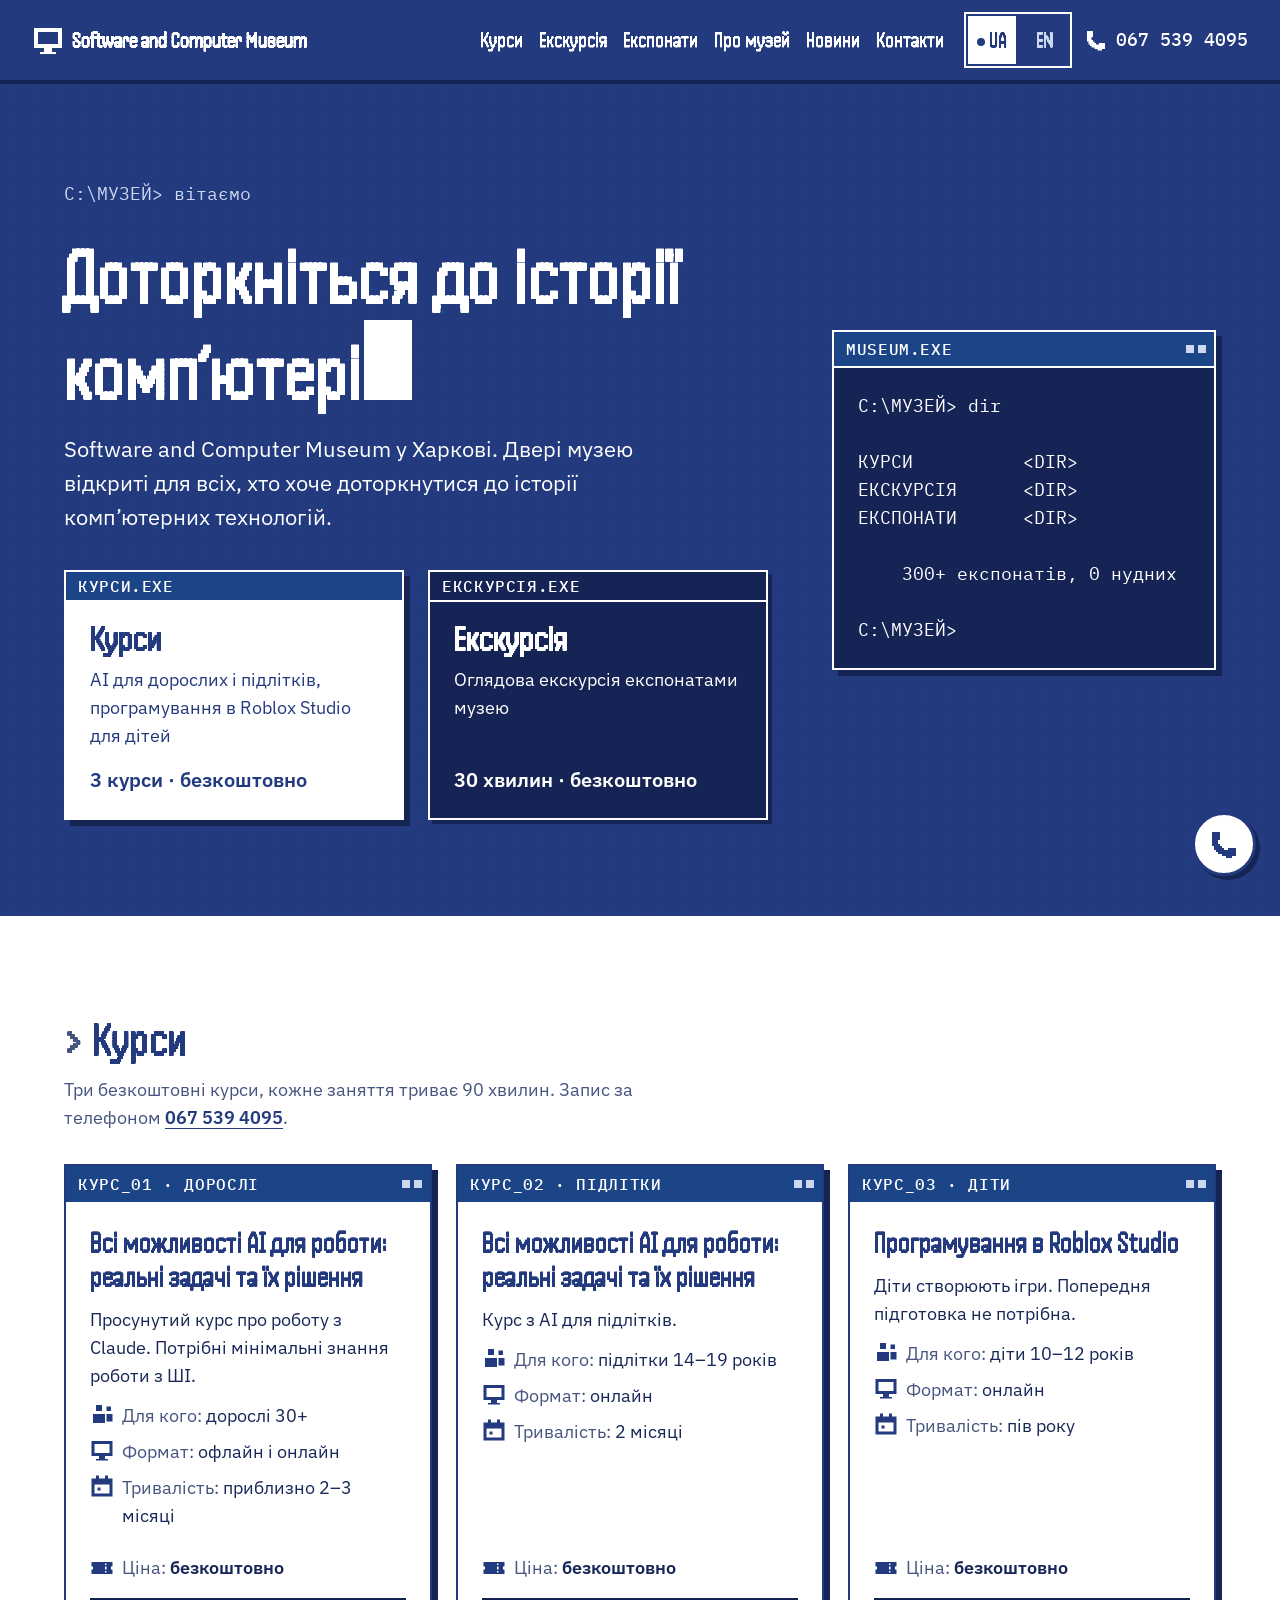
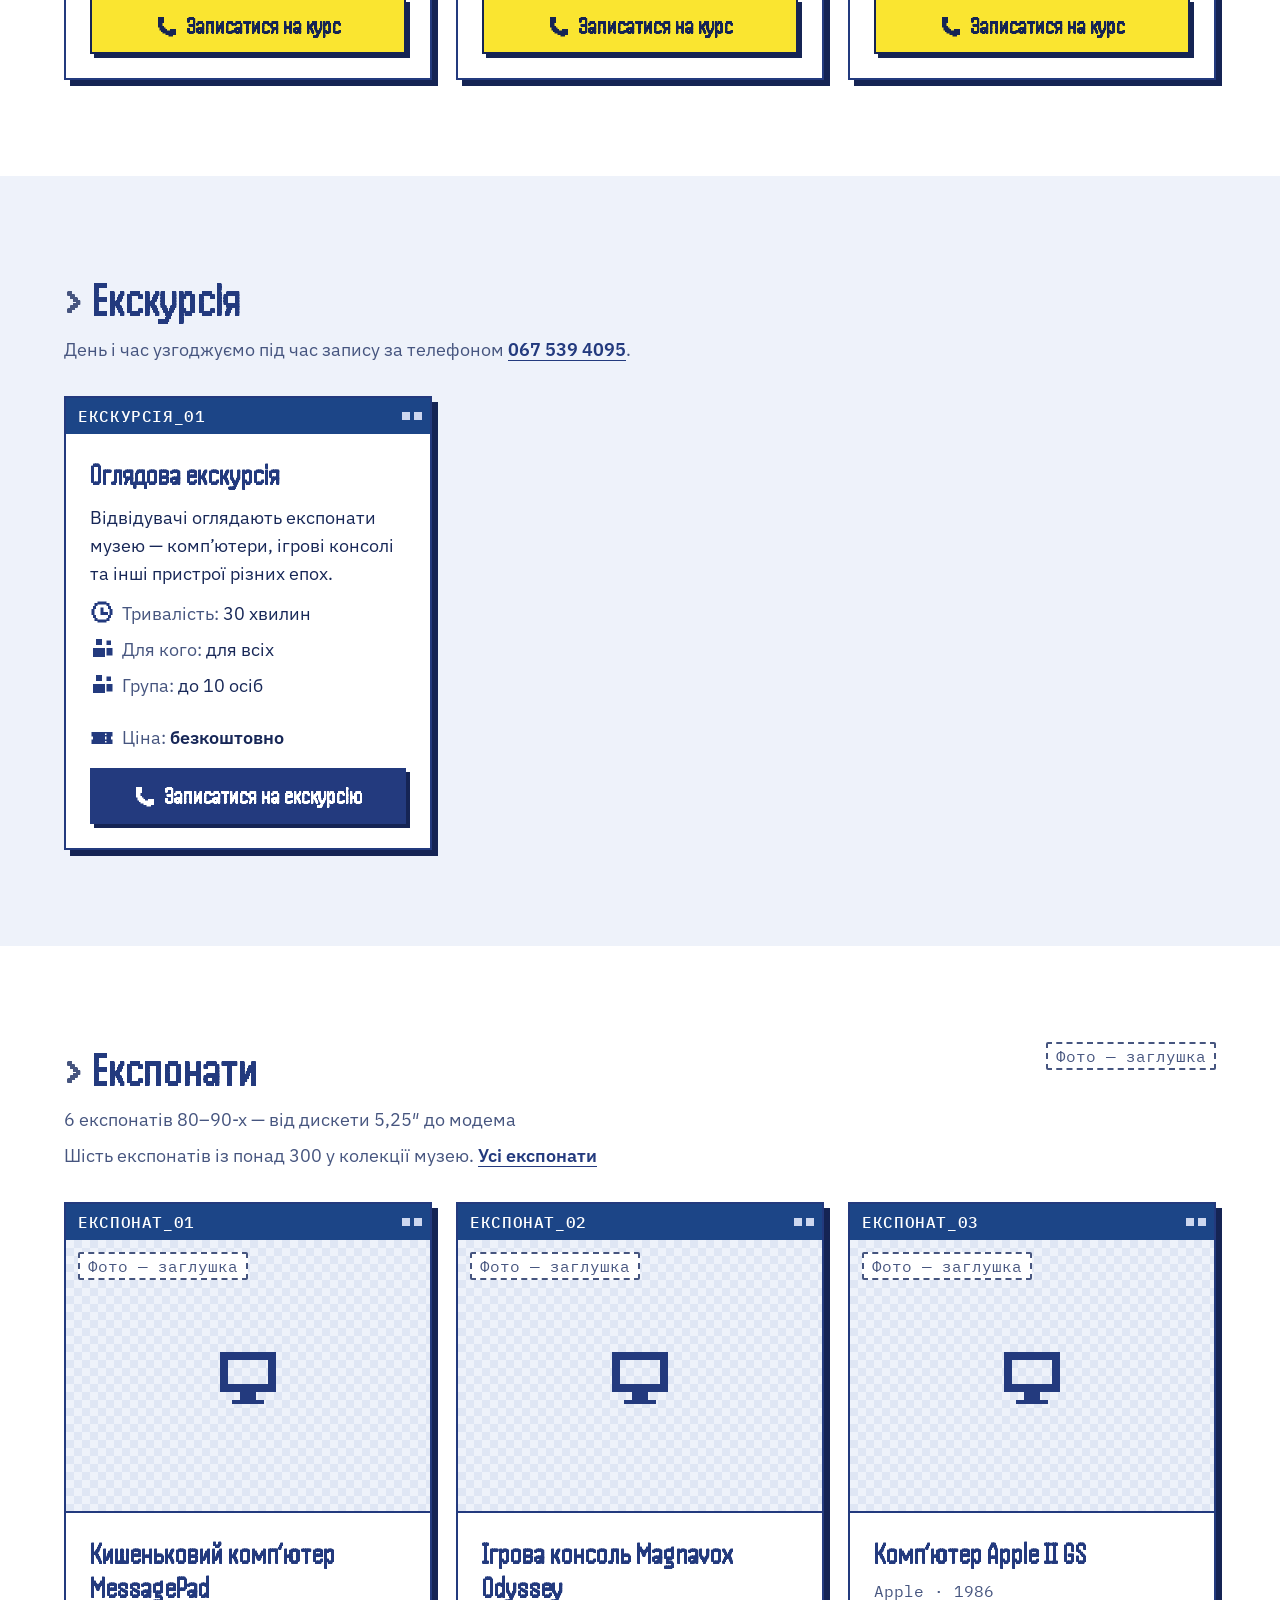
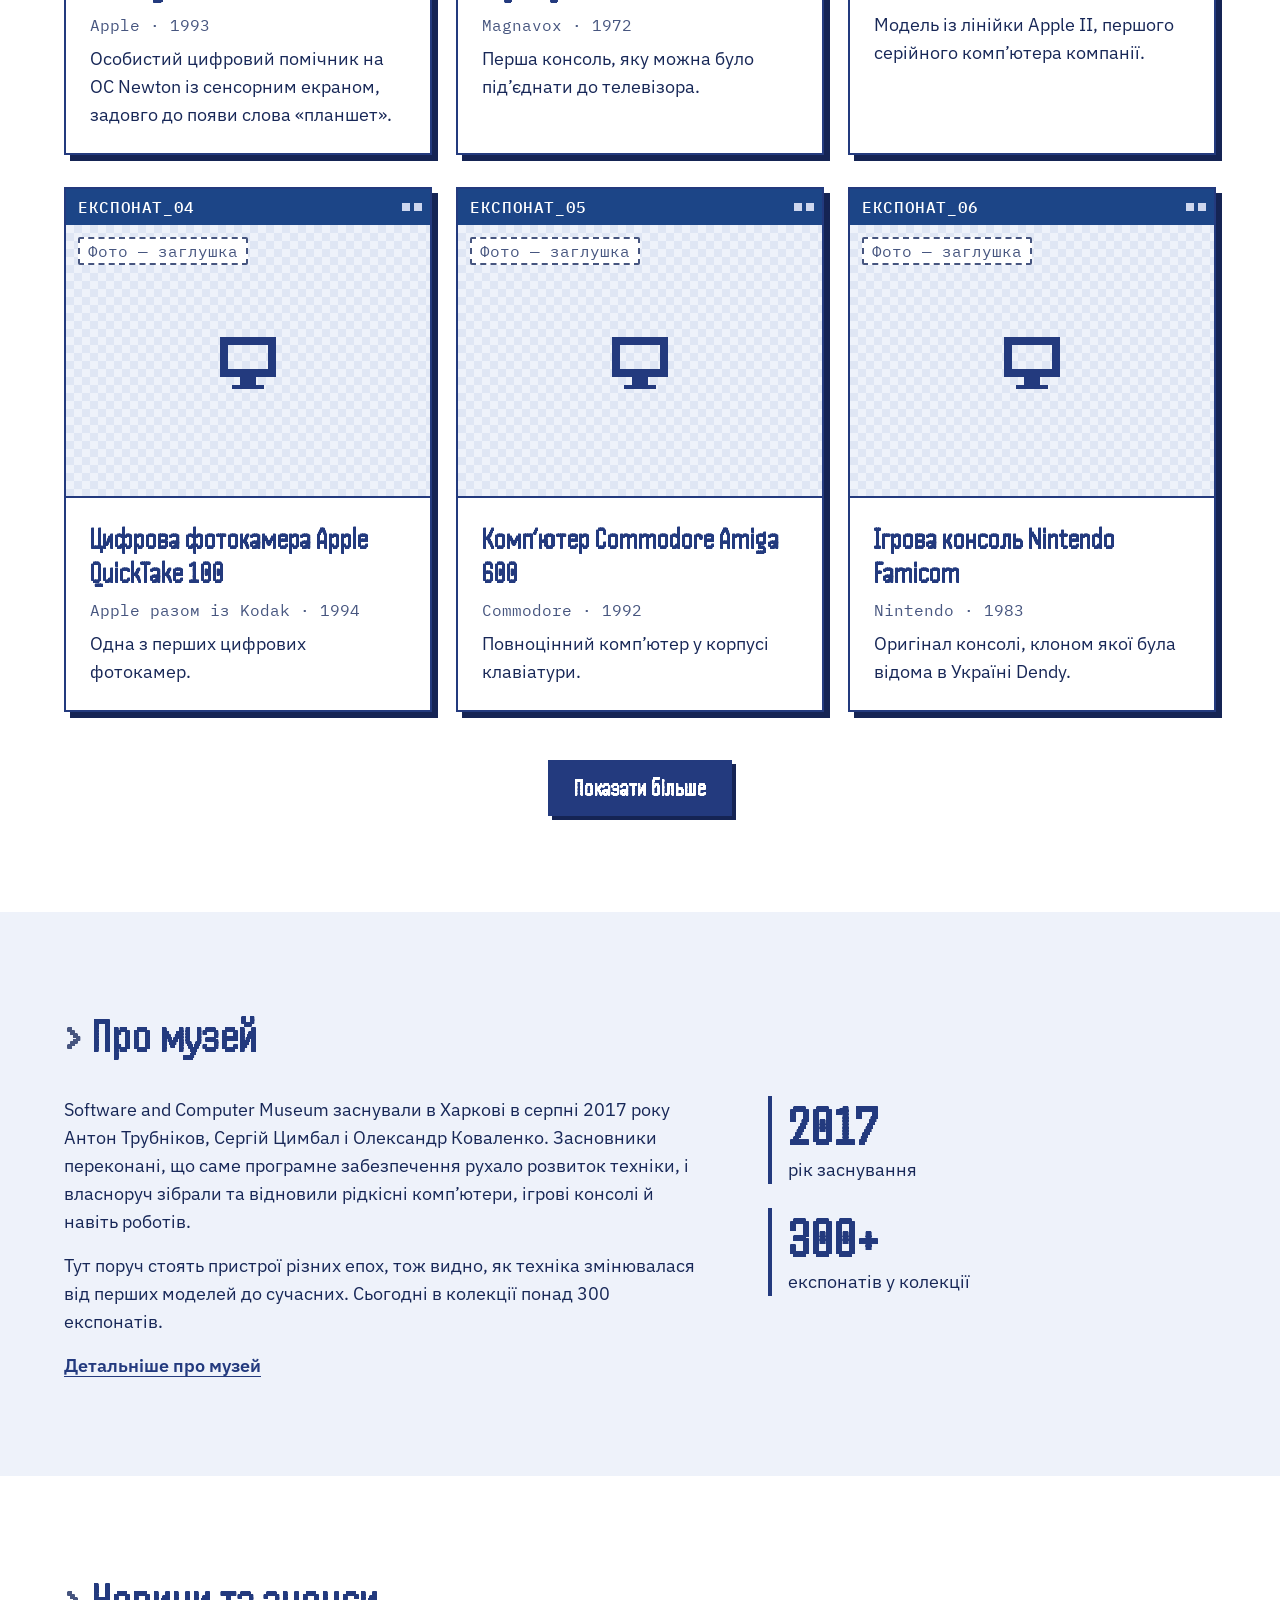
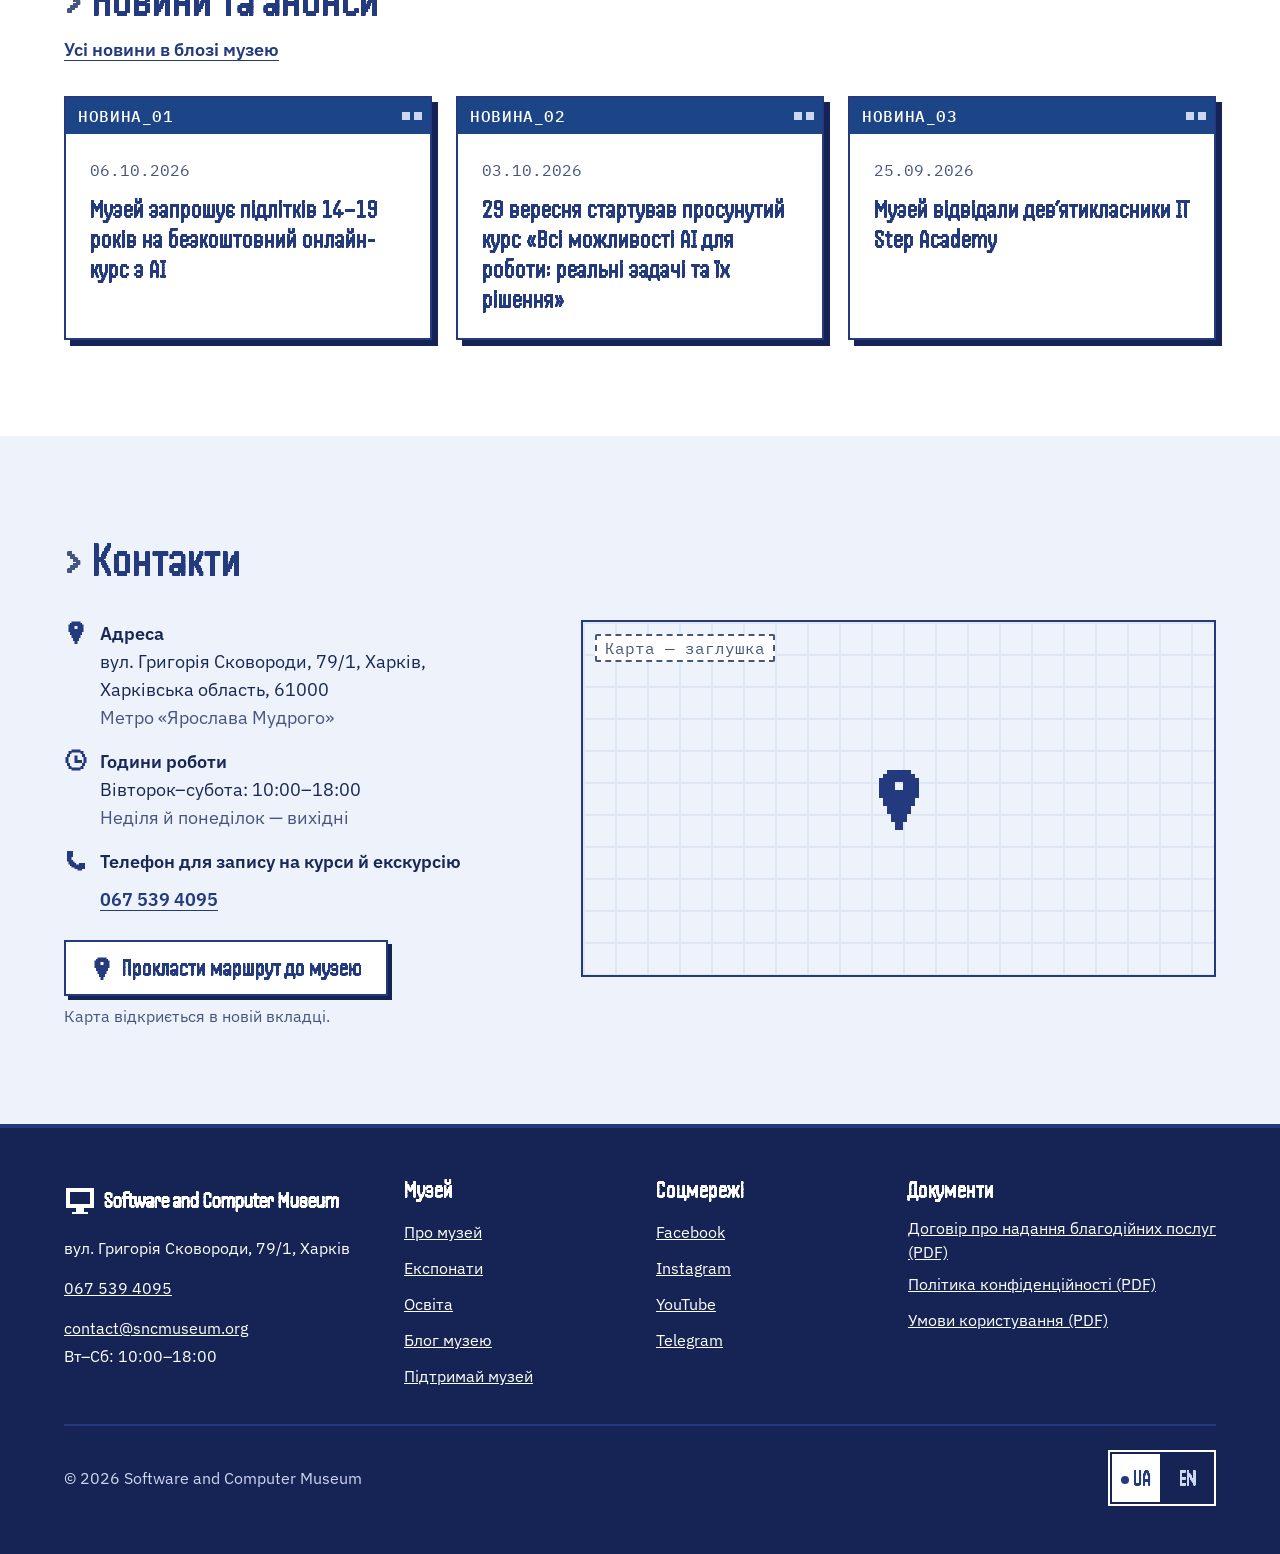
<file: index.html>
<!doctype html>
<html lang="uk">
<head>
  <meta charset="utf-8">
  <meta name="viewport" content="width=device-width, initial-scale=1">
  <title>Software and Computer Museum — курси, екскурсія, експонати</title>
  <meta name="description" content="Software and Computer Museum у Харкові: безкоштовні курси, оглядова екскурсія та експонати з історії комп’ютерів. Запис за телефоном 067 539 4095.">
  <link rel="preconnect" href="https://fonts.googleapis.com">
  <link rel="preconnect" href="https://fonts.gstatic.com" crossorigin>
  <link rel="stylesheet" href="https://fonts.googleapis.com/css2?family=IBM+Plex+Mono:wght@400;500&amp;family=IBM+Plex+Sans:wght@400;600&amp;family=Handjet:wght@400..700&amp;display=swap">
  <link rel="stylesheet" href="css/tokens.css">
  <link rel="stylesheet" href="css/components.css">
  <link rel="stylesheet" href="css/style.css">
  <script src="js/main.js" defer></script>
</head>
<body>
<!-- Піксельні іконки 16×16 з дизайн-системи; на сторінці: <svg class="mus-ico"><use href="#i-…"/></svg> -->
<svg xmlns="http://www.w3.org/2000/svg" width="0" height="0" style="position: absolute" aria-hidden="true" focusable="false">
  <symbol id="i-monitor" viewBox="0 0 16 16"><path fill="currentColor" d="M1 2h14v10H1zM3 4v6h10V4zM6 12h4v2H6zM4 14h8v1H4z"/></symbol>
  <symbol id="i-clock" viewBox="0 0 16 16"><path fill="currentColor" d="M5 1h6v1h2v2h1v2h1v4h-1v2h-1v2h-2v1H5v-1H3v-2H2v-2H1V6h1V4h1V2h2zM5 3v1H4v2H3v4h1v2h1v1h6v-1h1v-2h1V6h-1V4h-1V3zM7 5h2v3h3v2H7z"/></symbol>
  <symbol id="i-people" viewBox="0 0 16 16"><path fill="currentColor" d="M4 2h4v4H4zM2 8h8v6H2zM11 3h3v3h-3zM11 8h4v5h-4z"/></symbol>
  <symbol id="i-ticket" viewBox="0 0 16 16"><path fill="currentColor" d="M1 4h14v3h-1v2h1v3H1V9h1V7H1zM10 5v1h1V5zM10 7v2h1V7zM10 10v1h1v-1z"/></symbol>
  <symbol id="i-calendar" viewBox="0 0 16 16"><path fill="currentColor" d="M1 3h14v12H1zM3 7v6h10V7zM4 1h2v3H4zM10 1h2v3h-2zM5 9h2v2H5z"/></symbol>
  <symbol id="i-floppy" viewBox="0 0 16 16"><path fill="currentColor" d="M1 1h11v1h1v1h1v1h1v11H1zM4 2v4h7V2zM3 9v5h10V9zM8 3h2v2H8z"/></symbol>
  <symbol id="i-menu" viewBox="0 0 16 16"><path fill="currentColor" d="M2 3h12v2H2zM2 7h12v2H2zM2 11h12v2H2z"/></symbol>
  <symbol id="i-pin" viewBox="0 0 16 16"><path fill="currentColor" d="M5 1h6v1h1v1h1v5h-1v2h-1v2h-1v2H9v2H7v-2H6v-2H5v-2H4V8H3V3h1V2h1zM7 4v2h2V4z"/></symbol>
  <symbol id="i-phone" viewBox="0 0 16 16"><path fill="currentColor" d="M2 2h4v4H5v2h1v1h1v1h1v1h2v-1h4v4h-2v1H9v-1H7v-1H5v-1H4v-1H3v-2H2z"/></symbol>
</svg>

<div class="scm" id="top">
<a class="mus-skip" href="#main">Перейти до основного вмісту</a>

<!-- ============ 1. Шапка ============ -->
<header class="scm-header scm-on-brand">
  <div class="scm-header__inner">
    <a class="scm-logo" href="#top" aria-label="Software and Computer Museum — на початок сторінки">
      <svg class="mus-ico mus-ico--lg" aria-hidden="true"><use href="#i-monitor"/></svg>
      <span>Software and Computer Museum</span>
    </a>
    <nav class="scm-nav" aria-label="Розділи сторінки">
      <a href="#courses">Курси</a>
      <a href="#tours">Екскурсія</a>
      <a href="#exhibits">Експонати</a>
      <a href="#about">Про музей</a>
      <a href="#news">Новини</a>
      <a href="#contacts">Контакти</a>
    </nav>
    <div class="scm-lang" role="group" aria-label="Мова сайту">
      <button type="button" data-lang="ua" aria-pressed="true" aria-label="UA — українська мова">UA</button>
      <button type="button" data-lang="en" aria-pressed="false" aria-label="EN — English" lang="en">EN</button>
    </div>
    <a class="mus-header-phone" href="tel:+380675394095" aria-label="Зателефонувати: 067 539 4095">
      <svg class="mus-ico" aria-hidden="true"><use href="#i-phone"/></svg>
      <span>067 539 4095</span>
    </a>
    <button type="button" class="scm-btn scm-btn--inverse scm-menu-btn" aria-expanded="false" aria-controls="mobile-nav">
      <svg class="mus-ico" aria-hidden="true"><use href="#i-menu"/></svg>
      <span>Меню</span>
    </button>
  </div>
  <nav class="mus-mobile-nav" id="mobile-nav" aria-label="Меню" hidden>
    <a href="#courses">Курси</a>
    <a href="#tours">Екскурсія</a>
    <a href="#exhibits">Експонати</a>
    <a href="#about">Про музей</a>
    <a href="#news">Новини</a>
    <a href="#contacts">Контакти</a>
    <a href="tel:+380675394095">Зателефонувати: 067 539 4095</a>
  </nav>
</header>

<main id="main" tabindex="-1">
<div class="mus-lang-note" id="lang-note" role="status" lang="en" hidden>The English version of this page is being prepared. For now, all content is in Ukrainian. Questions: call <a href="tel:+380675394095">+380 67 539 4095</a>.</div>

<!-- ============ 2. Перший екран ============ -->
<section class="scm-hero scm-on-brand" aria-labelledby="hero-title">
  <div class="mus-hero-grid">
    <div class="scm-hero__inner">
      <p class="scm-prompt" aria-hidden="true">C:\МУЗЕЙ&gt; вітаємо</p>
      <!-- Ефект друку: повний текст для читачів екрана, видимий рядок друкує js/main.js (без руху при prefers-reduced-motion) -->
      <h1 class="scm-hero__title" id="hero-title">
        <span class="mus-sr">Доторкніться до історії комп’ютерів</span>
        <span class="mus-type" aria-hidden="true"><span class="mus-type__ghost">Доторкніться до історії комп’ютерів</span><span class="mus-type__live" data-text="Доторкніться до історії комп’ютерів">Доторкніться до історії комп’ютерів</span></span>
      </h1>
      <p class="scm-hero__lead">Software and Computer Museum у Харкові. Двері музею відкриті для всіх, хто хоче доторкнутися до історії комп’ютерних технологій.</p>
      <div class="mus-entry-grid">
        <a class="mus-entry mus-entry--main mus-lift" href="#courses">
          <span class="mus-entry__bar" aria-hidden="true">КУРСИ.EXE</span>
          <span class="mus-entry__body">
            <span class="mus-entry__title">Курси</span>
            <span class="mus-entry__text">AI для дорослих і підлітків, програмування в Roblox Studio для дітей</span>
            <span class="mus-entry__meta">3 курси · безкоштовно</span>
          </span>
        </a>
        <a class="mus-entry mus-lift" href="#tours">
          <span class="mus-entry__bar" aria-hidden="true">ЕКСКУРСІЯ.EXE</span>
          <span class="mus-entry__body">
            <span class="mus-entry__title">Екскурсія</span>
            <span class="mus-entry__text">Оглядова екскурсія експонатами музею</span>
            <span class="mus-entry__meta">30 хвилин · безкоштовно</span>
          </span>
        </a>
      </div>
    </div>
    <div class="scm-window mus-terminal" aria-hidden="true">
      <div class="scm-window__bar"><span>MUSEUM.EXE</span><span class="scm-window__controls"><span></span><span></span></span></div>
<pre>C:\МУЗЕЙ&gt; dir

КУРСИ          &lt;DIR&gt;
ЕКСКУРСІЯ      &lt;DIR&gt;
ЕКСПОНАТИ      &lt;DIR&gt;

    300+ експонатів, 0 нудних

C:\МУЗЕЙ&gt; </pre>
    </div>
  </div>
</section>

<!-- ============ 3. Курси ============ -->
<section class="scm-section" id="courses" aria-labelledby="courses-title">
  <div class="scm-container">
    <div class="scm-section__head">
      <h2 class="scm-section__title" id="courses-title">Курси</h2>
      <p class="scm-section__lead">Три безкоштовні курси, кожне заняття триває 90 хвилин. Запис за телефоном <a class="mus-link" href="tel:+380675394095">067 539 4095</a>.</p>
    </div>
    <div class="scm-grid">

      <article class="scm-window mus-lift">
        <div class="scm-window__bar" aria-hidden="true"><span>КУРС_01 · ДОРОСЛІ</span><span class="scm-window__controls"><span></span><span></span></span></div>
        <div class="scm-window__body">
          <h3 class="scm-window__title">Всі можливості AI для роботи: реальні задачі та їх рішення</h3>
          <p>Просунутий курс про роботу з Claude. Потрібні мінімальні знання роботи з ШІ.</p>
          <ul class="scm-meta">
            <li><svg class="mus-ico" aria-hidden="true"><use href="#i-people"/></svg><span><span class="scm-meta__label">Для кого:</span> дорослі 30+</span></li>
            <li><svg class="mus-ico" aria-hidden="true"><use href="#i-monitor"/></svg><span><span class="scm-meta__label">Формат:</span> офлайн і онлайн</span></li>
            <li><svg class="mus-ico" aria-hidden="true"><use href="#i-calendar"/></svg><span><span class="scm-meta__label">Тривалість:</span> приблизно 2–3 місяці</span></li>
          </ul>
          <div class="scm-window__footer">
            <p class="scm-price"><svg class="mus-ico" aria-hidden="true"><use href="#i-ticket"/></svg><span><span class="scm-meta__label" style="font-weight: 400">Ціна:</span> безкоштовно</span></p>
            <a class="scm-btn mus-btn-main scm-btn--block" href="tel:+380675394095" aria-label="Записатися на курс з AI для дорослих: зателефонувати 067 539 4095"><svg class="mus-ico" aria-hidden="true"><use href="#i-phone"/></svg><span>Записатися на курс</span></a>
          </div>
        </div>
      </article>

      <article class="scm-window mus-lift">
        <div class="scm-window__bar" aria-hidden="true"><span>КУРС_02 · ПІДЛІТКИ</span><span class="scm-window__controls"><span></span><span></span></span></div>
        <div class="scm-window__body">
          <h3 class="scm-window__title">Всі можливості AI для роботи: реальні задачі та їх рішення</h3>
          <p>Курс з AI для підлітків.</p>
          <ul class="scm-meta">
            <li><svg class="mus-ico" aria-hidden="true"><use href="#i-people"/></svg><span><span class="scm-meta__label">Для кого:</span> підлітки 14–19 років</span></li>
            <li><svg class="mus-ico" aria-hidden="true"><use href="#i-monitor"/></svg><span><span class="scm-meta__label">Формат:</span> онлайн</span></li>
            <li><svg class="mus-ico" aria-hidden="true"><use href="#i-calendar"/></svg><span><span class="scm-meta__label">Тривалість:</span> 2 місяці</span></li>
          </ul>
          <div class="scm-window__footer">
            <p class="scm-price"><svg class="mus-ico" aria-hidden="true"><use href="#i-ticket"/></svg><span><span class="scm-meta__label" style="font-weight: 400">Ціна:</span> безкоштовно</span></p>
            <a class="scm-btn mus-btn-main scm-btn--block" href="tel:+380675394095" aria-label="Записатися на курс з AI для підлітків: зателефонувати 067 539 4095"><svg class="mus-ico" aria-hidden="true"><use href="#i-phone"/></svg><span>Записатися на курс</span></a>
          </div>
        </div>
      </article>

      <article class="scm-window mus-lift">
        <div class="scm-window__bar" aria-hidden="true"><span>КУРС_03 · ДІТИ</span><span class="scm-window__controls"><span></span><span></span></span></div>
        <div class="scm-window__body">
          <h3 class="scm-window__title">Програмування в Roblox Studio</h3>
          <p>Діти створюють ігри. Попередня підготовка не потрібна.</p>
          <ul class="scm-meta">
            <li><svg class="mus-ico" aria-hidden="true"><use href="#i-people"/></svg><span><span class="scm-meta__label">Для кого:</span> діти 10–12 років</span></li>
            <li><svg class="mus-ico" aria-hidden="true"><use href="#i-monitor"/></svg><span><span class="scm-meta__label">Формат:</span> онлайн</span></li>
            <li><svg class="mus-ico" aria-hidden="true"><use href="#i-calendar"/></svg><span><span class="scm-meta__label">Тривалість:</span> пів року</span></li>
          </ul>
          <div class="scm-window__footer">
            <p class="scm-price"><svg class="mus-ico" aria-hidden="true"><use href="#i-ticket"/></svg><span><span class="scm-meta__label" style="font-weight: 400">Ціна:</span> безкоштовно</span></p>
            <a class="scm-btn mus-btn-main scm-btn--block" href="tel:+380675394095" aria-label="Записатися на курс «Програмування в Roblox Studio»: зателефонувати 067 539 4095"><svg class="mus-ico" aria-hidden="true"><use href="#i-phone"/></svg><span>Записатися на курс</span></a>
          </div>
        </div>
      </article>

    </div>
  </div>
</section>

<!-- ============ 4. Екскурсія ============ -->
<section class="scm-section scm-section--tint" id="tours" aria-labelledby="tours-title">
  <div class="scm-container">
    <div class="scm-section__head">
      <h2 class="scm-section__title" id="tours-title">Екскурсія</h2>
      <p class="scm-section__lead">День і час узгоджуємо під час запису за телефоном <a class="mus-link" href="tel:+380675394095">067 539 4095</a>.</p>
    </div>
    <div class="scm-grid">

      <article class="scm-window">
        <div class="scm-window__bar" aria-hidden="true"><span>ЕКСКУРСІЯ_01</span><span class="scm-window__controls"><span></span><span></span></span></div>
        <div class="scm-window__body">
          <h3 class="scm-window__title">Оглядова екскурсія</h3>
          <p>Відвідувачі оглядають експонати музею — комп’ютери, ігрові консолі та інші пристрої різних епох.</p>
          <ul class="scm-meta">
            <li><svg class="mus-ico" aria-hidden="true"><use href="#i-clock"/></svg><span><span class="scm-meta__label">Тривалість:</span> 30 хвилин</span></li>
            <li><svg class="mus-ico" aria-hidden="true"><use href="#i-people"/></svg><span><span class="scm-meta__label">Для кого:</span> для всіх</span></li>
            <li><svg class="mus-ico" aria-hidden="true"><use href="#i-people"/></svg><span><span class="scm-meta__label">Група:</span> до 10 осіб</span></li>
          </ul>
          <div class="scm-window__footer">
            <p class="scm-price"><svg class="mus-ico" aria-hidden="true"><use href="#i-ticket"/></svg><span><span class="scm-meta__label" style="font-weight: 400">Ціна:</span> безкоштовно</span></p>
            <a class="scm-btn scm-btn--primary scm-btn--block" href="tel:+380675394095" aria-label="Записатися на оглядову екскурсію: зателефонувати 067 539 4095"><svg class="mus-ico" aria-hidden="true"><use href="#i-phone"/></svg><span>Записатися на екскурсію</span></a>
          </div>
        </div>
      </article>

    </div>
  </div>
</section>

<!-- ============ 5. Експонати ============ -->
<section class="scm-section" id="exhibits" aria-labelledby="exhibits-title">
  <div class="scm-container">
    <div class="mus-head-row">
      <div class="scm-section__head">
        <h2 class="scm-section__title" id="exhibits-title">Експонати</h2>
        <p class="scm-section__lead">6 експонатів 80–90-х — від дискети 5,25″ до модема</p>
        <p class="scm-section__lead">Шість експонатів із понад 300 у колекції музею. <a class="mus-link" href="https://sncmuseum.org/exhibits">Усі експонати</a></p>
      </div>
      <span class="scm-placeholder-tag">Фото — заглушка</span>
    </div>
    <div class="scm-grid">

      <article class="scm-window mus-lift">
        <div class="scm-window__bar" aria-hidden="true"><span>ЕКСПОНАТ_01</span><span class="scm-window__controls"><span></span><span></span></span></div>
        <div class="mus-exhibit">
          <div class="scm-exhibit__photo" role="img" aria-label="Кишеньковий комп’ютер Apple MessagePad із сенсорним екраном"><span class="scm-placeholder-tag">Фото — заглушка</span><svg class="mus-ico mus-ico--xl" aria-hidden="true"><use href="#i-monitor"/></svg></div>
          <div class="scm-window__body">
            <h3 class="scm-window__title">Кишеньковий комп’ютер MessagePad</h3>
            <p class="scm-exhibit__year">Apple · 1993</p>
            <p>Особистий цифровий помічник на ОС Newton із сенсорним екраном, задовго до появи слова «планшет».</p>
          </div>
        </div>
      </article>

      <article class="scm-window mus-lift">
        <div class="scm-window__bar" aria-hidden="true"><span>ЕКСПОНАТ_02</span><span class="scm-window__controls"><span></span><span></span></span></div>
        <div class="mus-exhibit">
          <div class="scm-exhibit__photo" role="img" aria-label="Ігрова консоль Magnavox Odyssey"><span class="scm-placeholder-tag">Фото — заглушка</span><svg class="mus-ico mus-ico--xl" aria-hidden="true"><use href="#i-monitor"/></svg></div>
          <div class="scm-window__body">
            <h3 class="scm-window__title">Ігрова консоль Magnavox Odyssey</h3>
            <p class="scm-exhibit__year">Magnavox · 1972</p>
            <p>Перша консоль, яку можна було під’єднати до телевізора.</p>
          </div>
        </div>
      </article>

      <article class="scm-window mus-lift">
        <div class="scm-window__bar" aria-hidden="true"><span>ЕКСПОНАТ_03</span><span class="scm-window__controls"><span></span><span></span></span></div>
        <div class="mus-exhibit">
          <div class="scm-exhibit__photo" role="img" aria-label="Комп’ютер Apple II GS із клавіатурою"><span class="scm-placeholder-tag">Фото — заглушка</span><svg class="mus-ico mus-ico--xl" aria-hidden="true"><use href="#i-monitor"/></svg></div>
          <div class="scm-window__body">
            <h3 class="scm-window__title">Комп’ютер Apple II GS</h3>
            <p class="scm-exhibit__year">Apple · 1986</p>
            <p>Модель із лінійки Apple II, першого серійного комп’ютера компанії.</p>
          </div>
        </div>
      </article>

      <article class="scm-window mus-lift">
        <div class="scm-window__bar" aria-hidden="true"><span>ЕКСПОНАТ_04</span><span class="scm-window__controls"><span></span><span></span></span></div>
        <div class="mus-exhibit">
          <div class="scm-exhibit__photo" role="img" aria-label="Цифрова фотокамера Apple QuickTake 100"><span class="scm-placeholder-tag">Фото — заглушка</span><svg class="mus-ico mus-ico--xl" aria-hidden="true"><use href="#i-monitor"/></svg></div>
          <div class="scm-window__body">
            <h3 class="scm-window__title">Цифрова фотокамера Apple QuickTake 100</h3>
            <p class="scm-exhibit__year">Apple разом із Kodak · 1994</p>
            <p>Одна з перших цифрових фотокамер.</p>
          </div>
        </div>
      </article>

      <article class="scm-window mus-lift">
        <div class="scm-window__bar" aria-hidden="true"><span>ЕКСПОНАТ_05</span><span class="scm-window__controls"><span></span><span></span></span></div>
        <div class="mus-exhibit">
          <div class="scm-exhibit__photo" role="img" aria-label="Комп’ютер Commodore Amiga 600 у корпусі клавіатури"><span class="scm-placeholder-tag">Фото — заглушка</span><svg class="mus-ico mus-ico--xl" aria-hidden="true"><use href="#i-monitor"/></svg></div>
          <div class="scm-window__body">
            <h3 class="scm-window__title">Комп’ютер Commodore Amiga 600</h3>
            <p class="scm-exhibit__year">Commodore · 1992</p>
            <p>Повноцінний комп’ютер у корпусі клавіатури.</p>
          </div>
        </div>
      </article>

      <article class="scm-window mus-lift">
        <div class="scm-window__bar" aria-hidden="true"><span>ЕКСПОНАТ_06</span><span class="scm-window__controls"><span></span><span></span></span></div>
        <div class="mus-exhibit">
          <div class="scm-exhibit__photo" role="img" aria-label="Ігрова консоль Nintendo Famicom із джойстиками"><span class="scm-placeholder-tag">Фото — заглушка</span><svg class="mus-ico mus-ico--xl" aria-hidden="true"><use href="#i-monitor"/></svg></div>
          <div class="scm-window__body">
            <h3 class="scm-window__title">Ігрова консоль Nintendo Famicom</h3>
            <p class="scm-exhibit__year">Nintendo · 1983</p>
            <p>Оригінал консолі, клоном якої була відома в Україні Dendy.</p>
          </div>
        </div>
      </article>

    </div>
    <div class="mus-more">
      <a class="scm-btn scm-btn--primary" href="https://sncmuseum.org/exhibits" aria-label="Показати більше експонатів — усі експонати музею">Показати більше</a>
    </div>
  </div>
</section>

<!-- ============ 6. Коротка історія музею ============ -->
<section class="scm-section scm-section--tint" id="about" aria-labelledby="about-title">
  <div class="scm-container">
    <div class="scm-section__head">
      <h2 class="scm-section__title" id="about-title">Про музей</h2>
    </div>
    <div class="mus-about">
      <div class="mus-about__text">
        <p>Software and Computer Museum заснували в Харкові в серпні 2017 року Антон Трубніков, Сергій Цимбал і Олександр Коваленко. Засновники переконані, що саме програмне забезпечення рухало розвиток техніки, і власноруч зібрали та відновили рідкісні комп’ютери, ігрові консолі й навіть роботів.</p>
        <p>Тут поруч стоять пристрої різних епох, тож видно, як техніка змінювалася від перших моделей до сучасних. Сьогодні в колекції понад 300 експонатів.</p>
        <p><a class="mus-link" href="https://sncmuseum.org/o-muzee">Детальніше про музей</a></p>
      </div>
      <ul class="mus-facts">
        <li><span class="mus-facts__num">2017</span><span>рік заснування</span></li>
        <li><span class="mus-facts__num">300+</span><span>експонатів у колекції</span></li>
      </ul>
    </div>
  </div>
</section>

<!-- ============ 7. Новини та анонси ============ -->
<section class="scm-section" id="news" aria-labelledby="news-title">
  <div class="scm-container">
    <div class="scm-section__head">
      <h2 class="scm-section__title" id="news-title">Новини та анонси</h2>
      <p class="scm-section__lead"><a class="mus-link" href="https://sncmuseum.org/blog">Усі новини в блозі музею</a></p>
    </div>
    <div class="scm-grid">

      <article class="scm-window">
        <div class="scm-window__bar" aria-hidden="true"><span>НОВИНА_01</span><span class="scm-window__controls"><span></span><span></span></span></div>
        <div class="scm-window__body">
          <p class="scm-exhibit__year"><time datetime="2026-10-06">06.10.2026</time></p>
          <h3 class="scm-window__title mus-news-title">Музей запрошує підлітків 14–19 років на безкоштовний онлайн-курс з AI</h3>
        </div>
      </article>

      <article class="scm-window">
        <div class="scm-window__bar" aria-hidden="true"><span>НОВИНА_02</span><span class="scm-window__controls"><span></span><span></span></span></div>
        <div class="scm-window__body">
          <p class="scm-exhibit__year"><time datetime="2026-10-03">03.10.2026</time></p>
          <h3 class="scm-window__title mus-news-title">29 вересня стартував просунутий курс «Всі можливості AI для роботи: реальні задачі та їх рішення»</h3>
        </div>
      </article>

      <article class="scm-window">
        <div class="scm-window__bar" aria-hidden="true"><span>НОВИНА_03</span><span class="scm-window__controls"><span></span><span></span></span></div>
        <div class="scm-window__body">
          <p class="scm-exhibit__year"><time datetime="2026-09-25">25.09.2026</time></p>
          <h3 class="scm-window__title mus-news-title">Музей відвідали дев’ятикласники IT Step Academy</h3>
        </div>
      </article>

    </div>
  </div>
</section>

<!-- ============ 8. Адреса й телефон ============ -->
<section class="scm-section scm-section--tint" id="contacts" aria-labelledby="contacts-title">
  <div class="scm-container">
    <div class="scm-section__head">
      <h2 class="scm-section__title" id="contacts-title">Контакти</h2>
    </div>
    <div class="mus-contacts-grid">
      <div class="scm-contacts">
        <ul class="mus-contacts-list">
          <li><svg class="mus-ico" aria-hidden="true"><use href="#i-pin"/></svg><span><span class="mus-label">Адреса</span>вул. Григорія Сковороди, 79/1, Харків, Харківська область, 61000<br><span class="mus-muted">Метро «Ярослава Мудрого»</span></span></li>
          <li><svg class="mus-ico" aria-hidden="true"><use href="#i-clock"/></svg><span><span class="mus-label">Години роботи</span>Вівторок–субота: 10:00–18:00<br><span class="mus-muted">Неділя й понеділок — вихідні</span></span></li>
          <li><svg class="mus-ico" aria-hidden="true"><use href="#i-phone"/></svg><span><span class="mus-label">Телефон для запису на курси й екскурсію</span><a href="tel:+380675394095">067 539 4095</a></span></li>
        </ul>
        <a class="scm-btn scm-btn--secondary" href="https://www.google.com/maps/search/?api=1&amp;query=%D0%B2%D1%83%D0%BB.+%D0%93%D1%80%D0%B8%D0%B3%D0%BE%D1%80%D1%96%D1%8F+%D0%A1%D0%BA%D0%BE%D0%B2%D0%BE%D1%80%D0%BE%D0%B4%D0%B8%2C+79%2F1%2C+%D0%A5%D0%B0%D1%80%D0%BA%D1%96%D0%B2" target="_blank" rel="noopener" aria-describedby="route-hint" style="align-self: flex-start">
          <svg class="mus-ico" aria-hidden="true"><use href="#i-pin"/></svg>
          <span>Прокласти маршрут до музею</span>
        </a>
        <p class="scm-field__hint" id="route-hint" style="margin-top: calc(-1 * var(--space-2))">Карта відкриється в новій вкладці.</p>
      </div>
      <div class="scm-map" role="img" aria-label="Карта району з позначкою музею за адресою: вул. Григорія Сковороди, 79/1, Харків">
        <span class="scm-placeholder-tag">Карта — заглушка</span>
        <svg class="mus-ico mus-ico--xl" aria-hidden="true"><use href="#i-pin"/></svg>
      </div>
    </div>
  </div>
</section>
</main>

<!-- ============ 9. Підвал ============ -->
<footer class="scm-footer scm-on-brand">
  <div class="scm-footer__inner mus-footer">
    <div class="mus-footer__col">
      <a class="scm-logo" href="#top" aria-label="Software and Computer Museum — на початок сторінки">
        <svg class="mus-ico mus-ico--lg" aria-hidden="true"><use href="#i-monitor"/></svg>
        <span>Software and Computer Museum</span>
      </a>
      <div class="scm-footer__contacts">
        <span>вул. Григорія Сковороди, 79/1, Харків</span>
        <a href="tel:+380675394095">067 539 4095</a>
        <a href="mailto:contact@sncmuseum.org">contact@sncmuseum.org</a>
        <span>Вт–Сб: 10:00–18:00</span>
      </div>
    </div>
    <nav class="mus-footer__col" aria-labelledby="f-site">
      <p class="mus-footer__title" id="f-site">Музей</p>
      <ul class="mus-footer__list">
        <li><a href="https://sncmuseum.org/o-muzee">Про музей</a></li>
        <li><a href="https://sncmuseum.org/exhibits">Експонати</a></li>
        <li><a href="https://sncmuseum.org/osvita">Освіта</a></li>
        <li><a href="https://sncmuseum.org/blog">Блог музею</a></li>
        <li><a href="https://sncmuseum.org/pidtrimay-muzey">Підтримай музей</a></li>
      </ul>
    </nav>
    <nav class="mus-footer__col" aria-labelledby="f-social">
      <p class="mus-footer__title" id="f-social">Соцмережі</p>
      <ul class="mus-footer__list">
        <li><a href="https://www.facebook.com/sncmuseum/">Facebook</a></li>
        <li><a href="https://www.instagram.com/sncmuseum/">Instagram</a></li>
        <li><a href="https://www.youtube.com/channel/UC9It_Lt3eiRc2hcIG_syfBA">YouTube</a></li>
        <li><a href="https://t.me/sncmuseum">Telegram</a></li>
      </ul>
    </nav>
    <nav class="mus-footer__col" aria-labelledby="f-docs">
      <p class="mus-footer__title" id="f-docs">Документи</p>
      <ul class="mus-footer__list">
        <li><a href="https://sncmuseum.org/media/1/%D0%94%D0%BE%D0%B3%D0%BE%D0%B2%D1%96%D1%80_%D0%BF%D1%80%D0%BE_%D0%BD%D0%B0%D0%B4%D0%B0%D0%BD%D0%BD%D1%8F_%D0%B1%D0%BB%D0%B0%D0%B3%D0%BE%D0%B4%D1%96%D0%B8%CC%86%D0%BD%D0%B8%D1%85_%D0%BF%D0%BE%D1%81%D0%BB%D1%83%D0%B3.pdf">Договір про надання благодійних послуг (PDF)</a></li>
        <li><a href="https://sncmuseum.org/media/1/%D0%9F%D0%BE%D0%BB%D1%96%D1%82%D0%B8%D0%BA%D0%B0_%D0%BA%D0%BE%D0%BD%D1%84%D1%96%D0%B4%D0%B5%D1%86%D1%96%D0%B9%D0%BD%D0%BE%D1%81%D1%82%D1%96_v2.pdf">Політика конфіденційності (PDF)</a></li>
        <li><a href="https://sncmuseum.org/media/1/%D0%A3%D0%BC%D0%BE%D0%B2%D0%B8_%D0%BA%D0%BE%D1%80%D0%B8%D1%81%D1%82%D1%83%D0%B2%D0%B0%D0%BD%D0%BD%D1%8F_v2.pdf">Умови користування (PDF)</a></li>
      </ul>
    </nav>
    <div class="mus-footer__bottom">
      <p class="scm-footer__copy">© 2026 Software and Computer Museum</p>
      <div class="scm-lang" role="group" aria-label="Мова сайту">
        <button type="button" data-lang="ua" aria-pressed="true" aria-label="UA — українська мова">UA</button>
        <button type="button" data-lang="en" aria-pressed="false" aria-label="EN — English" lang="en">EN</button>
      </div>
    </div>
  </div>
</footer>

<!-- Кругла кнопка дзвінка: закріплена праворуч і видна на будь-якому екрані -->
<a class="mus-call-fab" href="tel:+380675394095" aria-label="Зателефонувати в музей: 067 539 4095">
  <svg class="mus-ico mus-ico--lg" aria-hidden="true"><use href="#i-phone"/></svg>
</a>

</div>
</body>
</html>
</file>
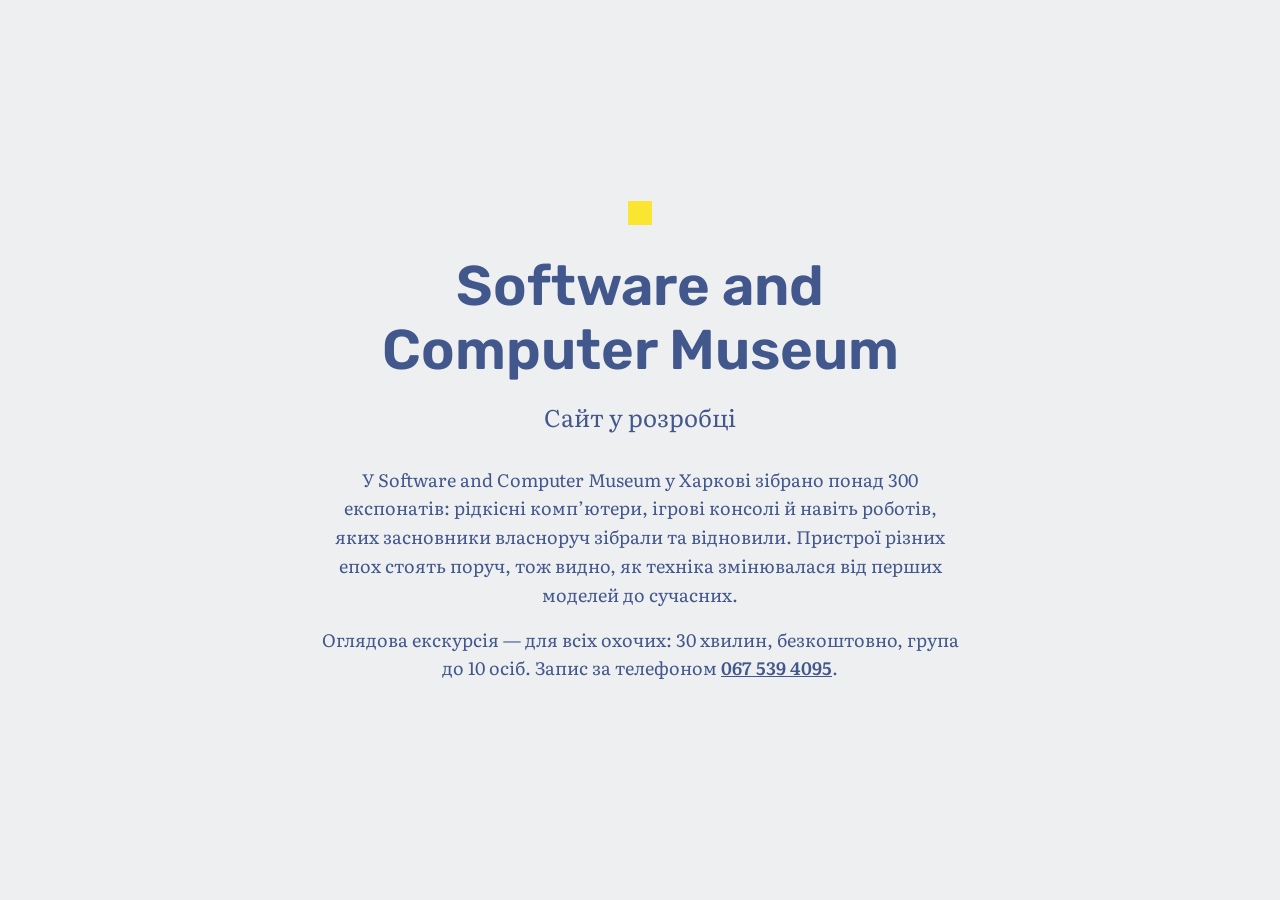
<file: stub.html>
<!doctype html>
<html lang="uk">
<head>
  <meta charset="utf-8">
  <meta name="viewport" content="width=device-width, initial-scale=1">
  <title>Software and Computer Museum — сайт у розробці</title>
  <link rel="preconnect" href="https://fonts.googleapis.com">
  <link rel="preconnect" href="https://fonts.gstatic.com" crossorigin>
  <link href="https://fonts.googleapis.com/css2?family=Literata:wght@400&family=Rubik:wght@600&display=swap" rel="stylesheet">
  <style>
    :root {
      --blue: #42578C;
      --yellow: #FAE530;
      --white: #FFFFFF;
    }
    * { box-sizing: border-box; }
    html, body { height: 100%; margin: 0; }
    body {
      display: flex;
      align-items: center;
      justify-content: center;
      padding: 24px 16px;
      background: #EEEFF0;
      color: var(--blue);
      font-family: "Literata", Georgia, serif;
      text-align: center;
    }
    main { max-width: 40rem; }
    .mark {
      display: inline-block;
      width: 24px;
      height: 24px;
      margin-bottom: 24px;
      background: var(--yellow);
    }
    h1 {
      margin: 0 0 16px;
      font-family: "Rubik", Arial, sans-serif;
      font-weight: 600;
      font-size: clamp(2rem, 6vw, 3.5rem);
      line-height: 1.15;
    }
    p {
      margin: 0;
      font-size: clamp(1.125rem, 3vw, 1.5rem);
    }
    .about {
      margin-top: 32px;
    }
    .about p {
      margin: 0 0 16px;
      font-size: 1.125rem;
      line-height: 1.6;
    }
    .about a {
      color: inherit;
      font-weight: 600;
      white-space: nowrap;
    }
  </style>
</head>
<body>
  <main>
    <span class="mark" aria-hidden="true"></span>
    <h1>Software and Computer Museum</h1>
    <p>Сайт у розробці</p>
    <section class="about" aria-label="Про музей">
      <p>У Software and Computer Museum у Харкові зібрано понад 300 експонатів: рідкісні комп’ютери, ігрові консолі й навіть роботів, яких засновники власноруч зібрали та відновили. Пристрої різних епох стоять поруч, тож видно, як техніка змінювалася від перших моделей до сучасних.</p>
      <p>Оглядова екскурсія — для всіх охочих: 30 хвилин, безкоштовно, група до 10 осіб. Запис за телефоном <a href="tel:+380675394095">067 539 4095</a>.</p>
    </section>
  </main>
</body>
</html>
</file>
<file: css/tokens.css>
/* Software and Computer Museum — generated from tokens.json */
:root, [data-theme="light"] {
  --brand-primary: #233a7e;
  --brand-secondary: #1c4587;
  --brand-deep: #152454;
  --ink: #172757;
  --ink-muted: #46557f;
  --surface: #ffffff;
  --surface-tint: #eef2fa;
  --surface-tint-strong: #dfe6f4;
  --on-brand: #ffffff;
  --on-brand-muted: #cdd7ef;
  --line: var(--brand-primary);
  --line-soft: #8798c4;
  --focus: var(--brand-primary);
  --focus-on-brand: #ffffff;
  --shadow-window: 6px 6px 0 #152454;
  --shadow-window-mobile: 4px 4px 0 #152454;
  --shadow-button: 4px 4px 0 #152454;
  --shadow-button-on-brand: 4px 4px 0 #152454;
}
:root {
  --space-1: 4px;
  --space-2: 8px;
  --space-3: 12px;
  --space-4: 16px;
  --space-5: 24px;
  --space-6: 32px;
  --space-7: 48px;
  --space-8: 64px;
  --space-9: 96px;
  --radius-none: 0;
  --radius-sm: 2px;
  --radius-round: 50%;
  --tap-min: 48px;
  --border-control: 2px;
  --border-focus: 3px;
  --container-max: 1200px;
  --form-max: 560px;
  --bp-mobile: 360px;
  --bp-tablet: 768px;
  --bp-desktop: 1280px;
  --font-pixel: "Handjet", "Courier New", monospace;
  --font-sans: "IBM Plex Sans", "Segoe UI", Arial, sans-serif;
  --font-mono: "IBM Plex Mono", "Courier New", monospace;
}
.display { font-family: var(--font-pixel); font-size: 80px; line-height: 80px; font-weight: 700; }
.display-mobile { font-family: var(--font-pixel); font-size: 44px; line-height: 44px; font-weight: 700; }
.h2 { font-family: var(--font-pixel); font-size: 48px; line-height: 52px; font-weight: 600; }
.h2-mobile { font-family: var(--font-pixel); font-size: 34px; line-height: 38px; font-weight: 600; }
.card-title { font-family: var(--font-pixel); font-size: 30px; line-height: 34px; font-weight: 600; }
.button { font-family: var(--font-pixel); font-size: 24px; line-height: 28px; font-weight: 600; }
.lead { font-family: var(--font-sans); font-size: 22px; line-height: 32px; font-weight: 400; }
.body { font-family: var(--font-sans); font-size: 18px; line-height: 28px; font-weight: 400; }
.body-strong { font-family: var(--font-sans); font-size: 18px; line-height: 28px; font-weight: 600; }
.small { font-family: var(--font-sans); font-size: 16px; line-height: 24px; font-weight: 400; }
.titlebar { font-family: var(--font-mono); font-size: 16px; line-height: 20px; font-weight: 500; letter-spacing: 0.04em; }
.prompt { font-family: var(--font-mono); font-size: 18px; line-height: 28px; font-weight: 400; }
</file>
<file: css/components.css>
/* Fonts (Handjet, IBM Plex Sans, IBM Plex Mono) are loaded with <link> in each page's <head>. */

/* Software and Computer Museum — component styles. Every colour, spacing and size comes from tokens.css.
   var(--token, value) fallbacks equal the token in tokens.json and only cover the time before tokens.css is regenerated.
   Font sizes and line heights are the type styles from tokens.json (text styles have no CSS variables).
   Media queries cannot read variables: 1279px = bp-desktop − 1, 767px = bp-tablet − 1. */

.scm, .scm *, .scm *::before, .scm *::after { box-sizing: border-box; }
.scm { font-family: var(--font-sans); font-size: 18px; line-height: 28px; color: var(--ink); background: var(--surface); margin: 0; }
.scm p { margin: 0; }
.scm img.scm-icon { width: var(--icon-sm, 24px); height: var(--icon-sm, 24px); image-rendering: pixelated; flex: none; display: block; }
.scm img.scm-icon--lg { width: var(--icon-md, 32px); height: var(--icon-md, 32px); }

/* ---------- Focus ---------- */
.scm :focus-visible { outline: var(--border-focus) solid var(--focus); outline-offset: var(--offset-xs, 2px); }
.scm-on-brand :focus-visible, .scm .scm-on-brand :focus-visible { outline-color: var(--focus-on-brand); }

/* ---------- Button ---------- */
.scm-btn {
  display: inline-flex; align-items: center; justify-content: center; gap: var(--space-2);
  min-height: var(--tap-min); padding: var(--space-3) var(--space-5);
  font-family: var(--font-pixel); font-size: 24px; line-height: 28px; font-weight: 600;
  border: var(--border-control) solid var(--brand-primary); border-radius: var(--radius-none);
  box-shadow: var(--shadow-button); cursor: pointer; text-decoration: none; white-space: normal; text-align: center;
  transition: transform .06s steps(1), box-shadow .06s steps(1);
}
.scm-btn:active { transform: translate(var(--space-1), var(--space-1)); box-shadow: none; }
/* Hover = inversion (10.62:1 between states), never a shift between the two brand blues (1.14:1) */
.scm-btn--primary { background: var(--brand-primary); color: var(--on-brand); }
.scm-btn--primary:hover { background: var(--surface); color: var(--brand-primary); }
.scm-btn--secondary { background: var(--surface); color: var(--brand-primary); }
.scm-btn--secondary:hover { background: var(--brand-primary); color: var(--on-brand); }
.scm-btn--inverse { background: var(--on-brand); color: var(--brand-primary); border-color: var(--on-brand); box-shadow: var(--shadow-button-on-brand); }
.scm-btn--inverse:hover { background: transparent; color: var(--on-brand); border-color: var(--on-brand); }
/* Secondary button on blue sections: outline in on-brand; hover inverts to a white fill */
.scm-btn--secondary-inverse { background: transparent; color: var(--on-brand); border-color: var(--on-brand); box-shadow: var(--shadow-button-on-brand); }
.scm-btn--secondary-inverse:hover { background: var(--on-brand); color: var(--brand-primary); border-color: var(--on-brand); }
/* Icons inside buttons: use the blue Icons set; it turns white wherever the label is white */
.scm-btn--primary img.scm-icon, .scm-btn--secondary:hover img.scm-icon, .scm-btn--inverse:hover img.scm-icon, .scm-btn--secondary-inverse img.scm-icon { filter: brightness(0) invert(1); }
.scm-btn--primary:hover img.scm-icon, .scm-btn--secondary-inverse:hover img.scm-icon { filter: none; }
.scm-btn--block { display: flex; width: 100%; }
/* Disabled: not by colour alone — dashed border, no shadow, no hover/press change, and a label that says why */
.scm-btn[disabled], .scm-btn[aria-disabled="true"],
.scm-btn[disabled]:hover, .scm-btn[aria-disabled="true"]:hover,
.scm-btn[disabled]:active, .scm-btn[aria-disabled="true"]:active { background: var(--surface-tint); color: var(--ink-muted); border-color: var(--ink-muted); border-style: dashed; box-shadow: none; transform: none; cursor: not-allowed; }
.scm-btn[disabled] img.scm-icon, .scm-btn[aria-disabled="true"] img.scm-icon { filter: none; }

/* ---------- Window (card frame) ---------- */
.scm-window { background: var(--surface); border: var(--border-control) solid var(--brand-primary); box-shadow: var(--shadow-window); display: flex; flex-direction: column; min-width: 0; }
.scm-window__bar { display: flex; align-items: center; justify-content: space-between; gap: var(--space-3); min-height: var(--titlebar-height, 36px); padding: var(--space-1) var(--space-2) var(--space-1) var(--space-3); background: var(--brand-secondary); color: var(--on-brand); font-family: var(--font-mono); font-size: 16px; line-height: 20px; font-weight: 500; letter-spacing: var(--tracking-mono, .04em); text-transform: uppercase; }
/* Decorative "lights" only: small flat squares, no frame or glyphs, so they never read as buttons */
.scm-window__controls { display: flex; gap: var(--space-1); }
.scm-window__controls span { width: var(--space-2); height: var(--space-2); background: var(--on-brand-muted); border-radius: 0; }
.scm-window__body { padding: var(--space-5); display: flex; flex-direction: column; gap: var(--space-3); flex: 1; }
.scm-window__title { font-family: var(--font-pixel); font-size: 30px; line-height: 34px; font-weight: 600; color: var(--brand-primary); margin: 0; }
.scm-window__footer { margin-top: auto; padding-top: var(--space-3); display: flex; flex-direction: column; gap: var(--space-4); }

/* ---------- Meta rows (duration, audience, price) ---------- */
.scm-meta { list-style: none; margin: 0; padding: 0; display: flex; flex-direction: column; gap: var(--space-2); }
.scm-meta li { display: flex; align-items: flex-start; gap: var(--space-2); color: var(--ink); }
.scm-meta li img { margin-top: var(--offset-xs, 2px); }
.scm-meta__label { color: var(--ink-muted); }
.scm-price { font-weight: 600; font-size: 18px; line-height: 28px; color: var(--ink); display: flex; align-items: center; gap: var(--space-2); }

/* ---------- Placeholder tag (temporary content) ---------- */
.scm-placeholder-tag { display: inline-flex; align-items: center; gap: var(--space-1); align-self: flex-start; padding: 0 var(--space-2); border: var(--border-control) dashed var(--ink-muted); border-radius: var(--radius-sm); font-family: var(--font-mono); font-size: 16px; line-height: 24px; color: var(--ink-muted); background: var(--surface); }

/* ---------- Exhibit ---------- */
.scm-exhibit__photo { position: relative; aspect-ratio: 4 / 3; border-bottom: var(--border-control) solid var(--brand-primary); background-color: var(--surface-tint); background-image: linear-gradient(45deg, var(--surface-tint-strong) 25%, transparent 25%, transparent 75%, var(--surface-tint-strong) 75%), linear-gradient(45deg, var(--surface-tint-strong) 25%, transparent 25%, transparent 75%, var(--surface-tint-strong) 75%); background-size: var(--space-4) var(--space-4); background-position: 0 0, var(--space-2) var(--space-2); display: flex; align-items: center; justify-content: center; }
.scm-exhibit__photo img.scm-icon { width: var(--icon-xl, 64px); height: var(--icon-xl, 64px); }
.scm-exhibit__photo .scm-placeholder-tag { position: absolute; left: var(--space-3); top: var(--space-3); }
.scm-exhibit__photo > img.scm-photo { width: 100%; height: 100%; object-fit: cover; display: block; }
.scm-exhibit__year { font-family: var(--font-mono); font-size: 16px; line-height: 24px; color: var(--ink-muted); }

/* ---------- Grid & sections ---------- */
.scm-grid { display: grid; grid-template-columns: repeat(3, minmax(0, 1fr)); gap: var(--space-6) var(--space-5); }
.scm-section { padding: var(--space-9) var(--space-8); }
.scm-section--tint { background: var(--surface-tint); }
.scm-section--brand { background: var(--brand-primary); color: var(--on-brand); }
.scm-container { max-width: var(--container-max); margin: 0 auto; }
.scm-section__head { display: flex; flex-direction: column; gap: var(--space-2); margin-bottom: var(--space-6); }
.scm-section__title { font-family: var(--font-pixel); font-size: 48px; line-height: 56px; font-weight: 600; color: var(--brand-primary); margin: 0; }
/* Decorative prefix: the empty alternative text keeps screen readers from announcing "greater than" */
.scm-section__title::before { content: "> "; content: "> " / ""; color: var(--ink-muted); }
.scm-section__lead { color: var(--ink-muted); max-width: var(--measure, 640px); }

/* ---------- Terminal prompt + cursor (decor) ---------- */
.scm-prompt { font-family: var(--font-mono); font-size: 18px; line-height: 28px; color: var(--ink-muted); }
.scm-on-brand .scm-prompt { color: var(--on-brand-muted); }
.scm-cursor { display: inline-block; width: .6em; height: 1em; margin-left: var(--offset-xs, 2px); vertical-align: calc(-1 * var(--offset-xs, 2px)); background: currentColor; animation: scm-blink 1s steps(1) 3; } /* blinks 3 times (3 s), then stays solid: WCAG 2.2.2 */
@keyframes scm-blink { 50% { opacity: 0; } }
@media (prefers-reduced-motion: reduce) { .scm-cursor { animation: none; } }

/* ---------- Header ---------- */
.scm-header { background: var(--brand-primary); color: var(--on-brand); border-bottom: var(--border-accent, 4px) solid var(--brand-deep); }
.scm-header__inner { display: flex; align-items: center; gap: var(--space-5); min-height: var(--header-height, 80px); padding: var(--space-3) var(--space-8); max-width: calc(var(--container-max) + 2 * var(--space-8)); margin: 0 auto; }
.scm-logo { display: inline-flex; align-items: center; gap: var(--space-2); min-height: var(--tap-min); color: var(--on-brand); text-decoration: none; font-family: var(--font-pixel); font-weight: 700; font-size: 24px; line-height: 28px; }
.scm-logo span { white-space: nowrap; }
.scm-nav { display: flex; gap: var(--space-1); margin-left: auto; }
.scm-nav a { display: inline-flex; align-items: center; min-height: var(--tap-min); padding: 0 var(--space-3); color: var(--on-brand); font-family: var(--font-pixel); font-size: 24px; line-height: 28px; font-weight: 500; text-decoration: none; }
.scm-nav a:hover { text-decoration: underline; text-decoration-thickness: var(--border-control); text-underline-offset: var(--underline-offset, 6px); }
/* Current section: a "> " marker plus a thick underline, not a colour change (screen readers get aria-current) */
.scm-nav a[aria-current="true"], .scm-nav a[aria-current="location"] { text-decoration: underline; text-decoration-thickness: var(--border-accent, 4px); text-underline-offset: var(--underline-offset, 6px); }
.scm-nav a[aria-current="true"]::before, .scm-nav a[aria-current="location"]::before { content: "> "; content: "> " / ""; white-space: pre; }
.scm-menu-btn { display: none; }

/* ---------- Language switch ---------- */
.scm-lang { display: inline-flex; gap: var(--space-1); padding: var(--offset-xs, 2px); border: var(--border-control) solid var(--on-brand); }
.scm-lang button { min-width: var(--tap-min); min-height: var(--tap-min); padding: 0 var(--space-2); border: 0; background: transparent; color: var(--on-brand-muted); font-family: var(--font-pixel); font-size: 22px; line-height: 28px; font-weight: 600; cursor: pointer; }
.scm-lang button[aria-pressed="true"] { background: var(--on-brand); color: var(--brand-primary); }
/* Selected language also carries a dot marker, so the choice is not shown by fill alone */
.scm-lang button[aria-pressed="true"]::before { content: ""; display: inline-block; width: var(--space-2); height: var(--space-2); margin-right: var(--space-1); vertical-align: middle; border-radius: var(--radius-round); background: currentColor; }
.scm-lang button:not([aria-pressed="true"]):hover { color: var(--on-brand); text-decoration: underline; }

/* ---------- Hero ---------- */
.scm-hero { background: var(--brand-primary); color: var(--on-brand); padding: var(--space-9) var(--space-8); background-image: radial-gradient(var(--brand-secondary) var(--border-control), transparent var(--border-control)); background-size: var(--space-5) var(--space-5); }
.scm-hero__inner { max-width: var(--container-max); margin: 0 auto; display: flex; flex-direction: column; gap: var(--space-5); }
.scm-hero__title { font-family: var(--font-pixel); font-size: 80px; line-height: 88px; font-weight: 700; margin: 0; max-width: var(--hero-title-max, 900px); }
.scm-hero__lead { font-size: 22px; line-height: 34px; color: var(--on-brand); max-width: var(--measure, 640px); }
.scm-hero__actions { display: grid; grid-template-columns: repeat(3, minmax(0, 1fr)); gap: var(--space-5); max-width: var(--hero-actions-max, 840px); margin-top: var(--space-3); }

/* ---------- Form ---------- */
.scm-form { display: flex; flex-direction: column; gap: var(--space-5); max-width: var(--form-max); }
.scm-field { display: flex; flex-direction: column; gap: var(--space-2); }
.scm-field__label { font-weight: 600; font-size: 18px; line-height: 28px; color: var(--ink); }
.scm-field__hint { font-size: 16px; line-height: 24px; color: var(--ink-muted); }
.scm-input, .scm-select { width: 100%; min-height: var(--control-height, 56px); padding: var(--space-3) var(--space-4); font: inherit; font-size: 18px; color: var(--ink); background: var(--surface); border: var(--border-control) solid var(--line); border-radius: var(--radius-none); box-shadow: var(--shadow-inset, inset 3px 3px 0 var(--surface-tint-strong)); }
.scm-select { appearance: none; padding-right: calc(2 * var(--space-4) + var(--icon-sm, 24px)); background-image: none; background-repeat: no-repeat; background-position: right var(--space-4) center; background-size: var(--icon-sm, 24px) var(--icon-sm, 24px); cursor: pointer; }
.scm-input::placeholder { color: var(--ink-muted); }
/* Field states: hover tints the fill; focus is the shared 3px ring; disabled is dashed and muted (not colour alone) */
.scm-input:hover, .scm-select:hover { background-color: var(--surface-tint); }
.scm-input:disabled, .scm-select:disabled, .scm-input[aria-disabled="true"], .scm-select[aria-disabled="true"] { background-color: var(--surface-tint); color: var(--ink-muted); border-color: var(--ink-muted); border-style: dashed; box-shadow: none; cursor: not-allowed; }
/* Sending: the form is aria-busy, fields read-only, the submit button aria-disabled with a "Надсилаємо заявку…" label */
.scm-form[aria-busy="true"] .scm-input, .scm-form[aria-busy="true"] .scm-select { background-color: var(--surface-tint); }
.scm-field--error .scm-input, .scm-field--error .scm-select { border-width: var(--border-accent, 4px); padding: calc(var(--space-3) - var(--border-control)) calc(var(--space-4) - var(--border-control)); }
.scm-field__error { display: flex; align-items: flex-start; gap: var(--space-2); padding: var(--space-2) var(--space-3); background: var(--brand-primary); color: var(--on-brand); font-weight: 600; font-size: 16px; line-height: 24px; }
/* Form-level send failure: the same inverse plate as a field error, above the submit button, role="alert" */
.scm-form__fail { display: flex; align-items: flex-start; gap: var(--space-2); padding: var(--space-3); background: var(--brand-primary); color: var(--on-brand); font-weight: 600; font-size: 16px; line-height: 24px; border: var(--border-control) solid var(--brand-primary); }
.scm-success[hidden] { display: none; }
.scm-success { display: flex; align-items: flex-start; gap: var(--space-3); }
.scm-success__title { font-family: var(--font-pixel); font-size: 30px; line-height: 34px; font-weight: 600; color: var(--brand-primary); margin: 0 0 var(--space-1); }

/* ---------- Contacts ---------- */
.scm-contacts { display: flex; flex-direction: column; gap: var(--space-4); }
.scm-contacts a { color: var(--brand-primary); font-weight: 600; text-underline-offset: var(--space-1); }
.scm-contacts a:hover, .scm-footer a:hover { text-decoration: underline; text-decoration-thickness: var(--border-focus); }
/* Phone links are often tapped on smartphones: full 48px target */
.scm-contacts a[href^="tel:"], .scm-footer a[href^="tel:"] { display: inline-flex; align-items: center; min-height: var(--tap-min); }
.scm-map { aspect-ratio: 16 / 9; border: var(--border-control) solid var(--brand-primary); background-color: var(--surface-tint); background-image: linear-gradient(var(--surface-tint-strong) var(--border-control), transparent var(--border-control)), linear-gradient(90deg, var(--surface-tint-strong) var(--border-control), transparent var(--border-control)); background-size: var(--space-6) var(--space-6); position: relative; display: flex; align-items: center; justify-content: center; }
.scm-map .scm-placeholder-tag { position: absolute; left: var(--space-3); top: var(--space-3); }

/* ---------- Footer ---------- */
.scm-footer { background: var(--brand-deep); color: var(--on-brand); padding: var(--space-7) var(--space-8); border-top: var(--border-accent, 4px) solid var(--brand-primary); }
.scm-footer__inner { max-width: var(--container-max); margin: 0 auto; display: flex; flex-wrap: wrap; align-items: center; gap: var(--space-5) var(--space-7); }
.scm-footer__contacts { display: flex; flex-direction: column; gap: var(--space-1); font-size: 16px; line-height: 24px; }
.scm-footer a { color: var(--on-brand); }
.scm-footer__copy { width: 100%; font-size: 16px; line-height: 24px; color: var(--on-brand-muted); }

.scm-header--compact .scm-header__inner { padding: var(--space-2) var(--space-4); min-height: var(--header-height-mobile, 64px); gap: var(--space-3); }
.scm-header--compact .scm-nav, .scm-header--compact .scm-header__cta { display: none; }
.scm-header--compact .scm-lang { margin-left: auto; }
.scm-header--compact .scm-menu-btn { display: inline-flex; }
.scm-menu-btn { min-height: var(--tap-min); padding: var(--space-2) var(--space-3); font-size: 22px; line-height: 28px; box-shadow: none; }

/* ---------- Tablet ---------- */
@media (max-width: 1279px) {
  .scm-grid { grid-template-columns: repeat(2, minmax(0, 1fr)); }
  .scm-section, .scm-hero { padding-left: var(--space-6); padding-right: var(--space-6); }
  .scm-header__inner { padding-left: var(--space-6); padding-right: var(--space-6); gap: var(--space-3); }
  .scm-nav a { padding: 0 var(--space-2); font-size: 22px; line-height: 28px; }
  .scm-logo { font-size: 22px; line-height: 28px; }
}

/* ---------- Smartphone: simplified retro decor ---------- */
@media (max-width: 767px) {
  .scm-grid { grid-template-columns: minmax(0, 1fr); gap: var(--space-5); }
  .scm-section { padding: var(--space-7) var(--space-4); }
  .scm-section__title { font-size: 34px; line-height: 40px; }
  .scm-window__title, .scm-success__title { font-size: 28px; line-height: 32px; }
  .scm-prompt { font-size: 16px; line-height: 24px; }
  .scm-hero { padding: var(--space-7) var(--space-4); background-image: none; }
  .scm-hero__title { font-size: 44px; line-height: 50px; }
  .scm-hero__lead { font-size: 20px; line-height: 30px; }
  .scm-hero__actions { grid-template-columns: minmax(0, 1fr); gap: var(--space-4); }
  .scm-window { box-shadow: var(--shadow-window-mobile); }
  .scm-window__controls { display: none; }
  .scm-window__body { padding: var(--space-4); }
  .scm-header__inner { padding: var(--space-2) var(--space-4); min-height: var(--header-height-mobile, 64px); gap: var(--space-3); }
  .scm-header .scm-nav, .scm-header .scm-header__cta { display: none; }
  .scm-header .scm-lang { margin-left: auto; }
  .scm-menu-btn { display: inline-flex; }
  .scm-footer { padding: var(--space-7) var(--space-4); }
}
</file>
<file: css/style.css>
/* Page-level additions on top of the Software and Computer Museum design system.
   Colours, spacing and sizes come from tokens; var(--token, value) fallbacks equal the token
   and only cover the time before tokens.css is regenerated. Media queries: 1279px = bp-desktop − 1, 767px = bp-tablet − 1. */

/* The one colour that is not in the design system: the museum's yellow from the brief (ТЗ, «Фірмові кольори»).
   The brief asks the main call to action to use one accent colour found nowhere else on the page,
   so it is used ONLY by .mus-btn-main («Записатися на курс»). Contrast with --brand-deep text: about 11.8:1. */
:root { --mus-accent: #fae530; }

html { scroll-behavior: smooth; }
body { margin: 0; background: var(--brand-deep); }
/* States are toggled with the hidden attribute; it must win over display:flex rules below */
.scm [hidden] { display: none !important; }
.scm { min-height: 100vh; position: relative; }
@media (prefers-reduced-motion: reduce) { html { scroll-behavior: auto; } }

.mus-ico { width: var(--icon-sm, 24px); height: var(--icon-sm, 24px); flex: none; display: block; color: var(--brand-primary); }
.mus-ico--lg { width: var(--icon-md, 32px); height: var(--icon-md, 32px); }
.mus-ico--xl { width: var(--icon-xl, 64px); height: var(--icon-xl, 64px); }
.scm-header .mus-ico, .scm-footer .mus-ico, .scm-on-brand .mus-ico { color: var(--on-brand); }
/* Icons inside buttons follow the label colour, so they invert together on hover */
.scm .scm-btn .mus-ico { color: currentColor; }

/* Text links inside content */
.mus-link { color: var(--brand-primary); font-weight: 600; text-underline-offset: var(--space-1); }
.mus-link:hover { text-decoration-thickness: var(--border-focus); }

/* ---------- Main call to action: «Записатися на курс» ---------- */
.scm-btn.mus-btn-main { background: var(--mus-accent); color: var(--brand-deep); border-color: var(--brand-deep); box-shadow: var(--shadow-button); }
.scm-btn.mus-btn-main:hover { background: var(--brand-deep); color: var(--mus-accent); }

/* ---------- Header ---------- */
/* Phone: always visible, but quieter than the main button — a plain link, no fill */
.mus-header-phone { display: inline-flex; align-items: center; gap: var(--space-2); min-height: var(--tap-min); color: var(--on-brand); font-family: var(--font-mono); font-size: 18px; line-height: 24px; font-weight: 500; text-decoration: none; white-space: nowrap; }
.mus-header-phone:hover { text-decoration: underline; text-decoration-thickness: var(--border-control); text-underline-offset: var(--space-1); }
.scm-header .scm-nav { margin-left: auto; }
.scm-header__inner { gap: var(--space-4); }
.scm-nav a { padding: 0 var(--space-2); white-space: nowrap; }
/* 1280–1439px: six items, logo, language switch and phone share one row — slightly tighter */
@media (max-width: 1439px) {
  .scm-header__inner { gap: var(--space-3); padding-left: var(--space-6); padding-right: var(--space-6); }
  .scm-nav { gap: 0; }
  .scm-nav a { padding: 0 var(--space-2); font-size: 22px; }
  .scm-logo { font-size: 22px; }
}

.mus-mobile-nav { display: none; }
/* Below 1280px six menu items do not fit next to the logo: the menu folds behind a button */
@media (max-width: 1279px) {
  .scm-header .scm-nav { display: none; }
  .scm-header .scm-lang { margin-left: auto; }
  .scm-menu-btn { display: inline-flex; }
  .mus-mobile-nav { display: flex; flex-direction: column; padding: var(--space-2) var(--space-6) var(--space-4); background: var(--brand-deep); }
  .mus-mobile-nav a { display: flex; align-items: center; min-height: var(--tap-min); color: var(--on-brand); font-family: var(--font-pixel); font-size: 24px; line-height: 28px; font-weight: 600; text-decoration: none; border-bottom: var(--border-control) solid var(--brand-primary); }
  .mus-mobile-nav a[aria-current="true"] { text-decoration: underline; text-decoration-thickness: var(--border-accent, 4px); text-underline-offset: var(--underline-offset, 6px); }
  .mus-mobile-nav a[aria-current="true"]::before { content: "> "; content: "> " / ""; white-space: pre; }
}
@media (max-width: 767px) {
  /* On phones the round call button replaces the header number */
  .mus-header-phone { display: none; }
  .mus-mobile-nav { padding: var(--space-2) var(--space-4) var(--space-4); }
  .scm-logo { font-size: 22px; line-height: 28px; }
  .scm-logo span { white-space: normal; }
}

/* ---------- Hero ---------- */
.mus-hero-grid { display: grid; grid-template-columns: minmax(0, 1fr) calc(4 * var(--space-9)); gap: var(--space-8); align-items: center; max-width: var(--container-max); margin: 0 auto; }
.mus-hero-grid .scm-hero__inner { margin: 0; }
.mus-terminal { background: var(--brand-deep); border: var(--border-control) solid var(--on-brand); box-shadow: var(--shadow-window); }
.mus-terminal .scm-window__bar { border-bottom: var(--border-control) solid var(--on-brand); }
.mus-terminal pre { margin: 0; padding: var(--space-5); font-family: var(--font-mono); font-size: 18px; line-height: 28px; color: var(--on-brand); white-space: pre; }
@media (max-width: 1279px) {
  .mus-hero-grid { grid-template-columns: minmax(0, 1fr); }
  .mus-terminal { display: none; }
}

/* Typing effect: the invisible full line keeps the height, the live line is drawn on top */
.mus-type { position: relative; display: block; }
.mus-type__ghost { visibility: hidden; }
.mus-type__live { position: absolute; inset: 0; }
.mus-type__live .scm-cursor { animation: none; }
.mus-type__live.is-done .scm-cursor { animation: scm-blink 1s steps(1) 3; }

/* Two equal entries; the course entry is a little more prominent (white fill), as the main action */
.mus-entry-grid { display: grid; grid-template-columns: repeat(2, minmax(0, 1fr)); gap: var(--space-5); max-width: var(--hero-actions-max, 840px); margin-top: var(--space-3); }
.mus-entry { display: flex; flex-direction: column; border: var(--border-control) solid var(--on-brand); color: var(--on-brand); background: var(--brand-deep); text-decoration: none; box-shadow: var(--shadow-button-on-brand); }
.mus-entry__bar { padding: var(--space-1) var(--space-3); border-bottom: var(--border-control) solid var(--on-brand); font-family: var(--font-mono); font-size: 16px; line-height: 20px; font-weight: 500; letter-spacing: var(--tracking-mono, .04em); }
.mus-entry__body { display: flex; flex-direction: column; gap: var(--space-2); padding: var(--space-4) var(--space-5) var(--space-5); flex: 1; }
.mus-entry__title { font-family: var(--font-pixel); font-size: 36px; line-height: 40px; font-weight: 700; }
.mus-entry__text { font-size: 18px; line-height: 28px; }
.mus-entry__meta { margin-top: auto; padding-top: var(--space-2); font-size: 20px; line-height: 28px; font-weight: 600; }
.mus-entry--main { background: var(--on-brand); color: var(--brand-primary); box-shadow: var(--shadow-window); }
.mus-entry--main .mus-entry__bar { background: var(--brand-secondary); color: var(--on-brand); border-bottom-color: var(--on-brand); }
.mus-entry:hover .mus-entry__title { text-decoration: underline; text-decoration-thickness: var(--border-control); text-underline-offset: var(--space-1); }
@media (max-width: 767px) {
  .mus-entry-grid { grid-template-columns: minmax(0, 1fr); gap: var(--space-4); }
  .mus-entry__title { font-size: 32px; line-height: 36px; }
}

/* Cards move slightly on hover (brief); no movement with reduced motion */
.mus-lift { transition: transform .15s ease-out, box-shadow .15s ease-out; }
.mus-lift:hover { transform: translate(calc(-1 * var(--offset-xs, 2px)), calc(-1 * var(--offset-xs, 2px))); }
@media (prefers-reduced-motion: reduce) {
  .mus-lift { transition: none; }
  .mus-lift:hover { transform: none; }
}

/* ---------- Sections ---------- */
.mus-head-row { display: flex; flex-wrap: wrap; align-items: flex-end; justify-content: space-between; gap: var(--space-4); margin-bottom: var(--space-6); }
.mus-head-row .scm-section__head { margin-bottom: 0; }

/* Exhibit cards */
.mus-exhibit { display: flex; flex-direction: column; flex: 1; }
.mus-exhibit .scm-window__body { gap: var(--space-2); }
@media (max-width: 767px) {
  .mus-exhibit .scm-exhibit__photo { aspect-ratio: auto; height: calc(var(--space-9) + var(--space-4)); }
  .mus-exhibit .scm-exhibit__photo .mus-ico--xl { width: var(--space-7); height: var(--space-7); }
  .scm-window__title { font-size: 28px; line-height: 32px; }
}

/* About */
.mus-about { display: grid; grid-template-columns: minmax(0, var(--measure, 640px)) minmax(0, 1fr); gap: var(--space-8); align-items: start; }
.mus-about__text { display: flex; flex-direction: column; gap: var(--space-4); }
.mus-facts { list-style: none; margin: 0; padding: 0; display: flex; flex-direction: column; gap: var(--space-5); }
.mus-facts li { display: flex; flex-direction: column; padding-left: var(--space-4); border-left: var(--border-accent, 4px) solid var(--brand-primary); }
.mus-facts__num { font-family: var(--font-pixel); font-size: 56px; line-height: 60px; font-weight: 700; color: var(--brand-primary); }
@media (max-width: 1279px) { .mus-about { grid-template-columns: minmax(0, 1fr); gap: var(--space-6); } .mus-facts { flex-direction: row; flex-wrap: wrap; gap: var(--space-6); } }

/* News */
.mus-news-title { font-size: 26px; line-height: 30px; }
@media (max-width: 767px) { .mus-news-title { font-size: 24px; line-height: 28px; } }

/* Contacts + map */
.mus-contacts-grid { display: grid; grid-template-columns: minmax(0, 1fr) minmax(0, 1.4fr); gap: var(--space-8); align-items: start; }
@media (max-width: 1279px) { .mus-contacts-grid { grid-template-columns: minmax(0, 1fr); gap: var(--space-6); } }
.mus-contacts-list { list-style: none; margin: 0; padding: 0; display: flex; flex-direction: column; gap: var(--space-4); }
.mus-contacts-list li { display: flex; align-items: flex-start; gap: var(--space-3); }
.mus-contacts-list .mus-label { display: block; font-weight: 600; }
.mus-contacts-list .mus-muted { color: var(--ink-muted); }

/* ---------- Footer ---------- */
.scm-footer__inner.mus-footer { display: grid; grid-template-columns: minmax(0, 1.4fr) repeat(2, minmax(0, 1fr)) minmax(0, 1.4fr); align-items: start; gap: var(--space-6); }
.mus-footer__col { display: flex; flex-direction: column; gap: var(--space-3); }
.mus-footer__title { font-family: var(--font-pixel); font-size: 24px; line-height: 28px; font-weight: 600; }
.mus-footer__list { list-style: none; margin: 0; padding: 0; display: flex; flex-direction: column; gap: var(--space-1); font-size: 16px; line-height: 24px; }
.mus-footer__list a { display: inline-flex; align-items: center; min-height: var(--space-6); }
.mus-footer__bottom { grid-column: 1 / -1; display: flex; flex-wrap: wrap; align-items: center; justify-content: space-between; gap: var(--space-4); padding-top: var(--space-5); border-top: var(--border-control) solid var(--brand-primary); }
.mus-footer__bottom .scm-footer__copy { width: auto; }
@media (max-width: 1279px) { .scm-footer__inner.mus-footer { grid-template-columns: repeat(2, minmax(0, 1fr)); } }
@media (max-width: 767px) {
  .scm-footer__inner.mus-footer { grid-template-columns: minmax(0, 1fr); }
  /* Room for the round call button, so it never covers the last links */
  .scm-footer { padding-bottom: calc(var(--space-7) + var(--space-8)); }
}

/* ---------- Round call button, fixed on the right ---------- */
.mus-call-fab { position: fixed; right: var(--space-5); bottom: var(--space-5); z-index: 20; display: flex; align-items: center; justify-content: center; width: var(--space-8); height: var(--space-8); border-radius: var(--radius-round); background: var(--on-brand); border: var(--border-focus) solid var(--brand-primary); box-shadow: var(--shadow-button); }
.mus-call-fab .mus-ico { color: var(--brand-primary); }
.mus-call-fab:hover { background: var(--brand-primary); border-color: var(--on-brand); }
.mus-call-fab:hover .mus-ico { color: var(--on-brand); }
.mus-call-fab:focus-visible { outline: var(--border-focus) solid var(--brand-deep); outline-offset: var(--offset-xs, 2px); }
@media (max-width: 767px) { .mus-call-fab { right: var(--space-4); bottom: var(--space-4); } }

/* ---------- Utilities ---------- */
/* Skip link: off-screen until it receives keyboard focus */
.mus-skip { position: absolute; left: var(--space-4); top: var(--space-4); z-index: 30; transform: translateY(calc(-100% - 2 * var(--space-9))); padding: var(--space-3) var(--space-4); background: var(--surface); color: var(--brand-primary); font-weight: 600; border: var(--border-control) solid var(--brand-primary); }
.mus-skip:focus { transform: none; }
/* Text for screen readers only */
.mus-sr { position: absolute; width: 1px; height: 1px; margin: -1px; padding: 0; overflow: hidden; clip: rect(0 0 0 0); white-space: nowrap; border: 0; }
main:focus { outline: none; }

/* Notice shown while the English version does not exist yet */
.mus-lang-note { padding: var(--space-3) var(--space-8); background: var(--surface-tint); color: var(--ink); border-bottom: var(--border-control) solid var(--brand-primary); }
@media (max-width: 767px) { .mus-lang-note { padding: var(--space-3) var(--space-4); } }

/* «Показати більше» under the exhibits grid: centred, one step below the cards */
.mus-more { display: flex; justify-content: center; margin-top: var(--space-7); }
</file>
